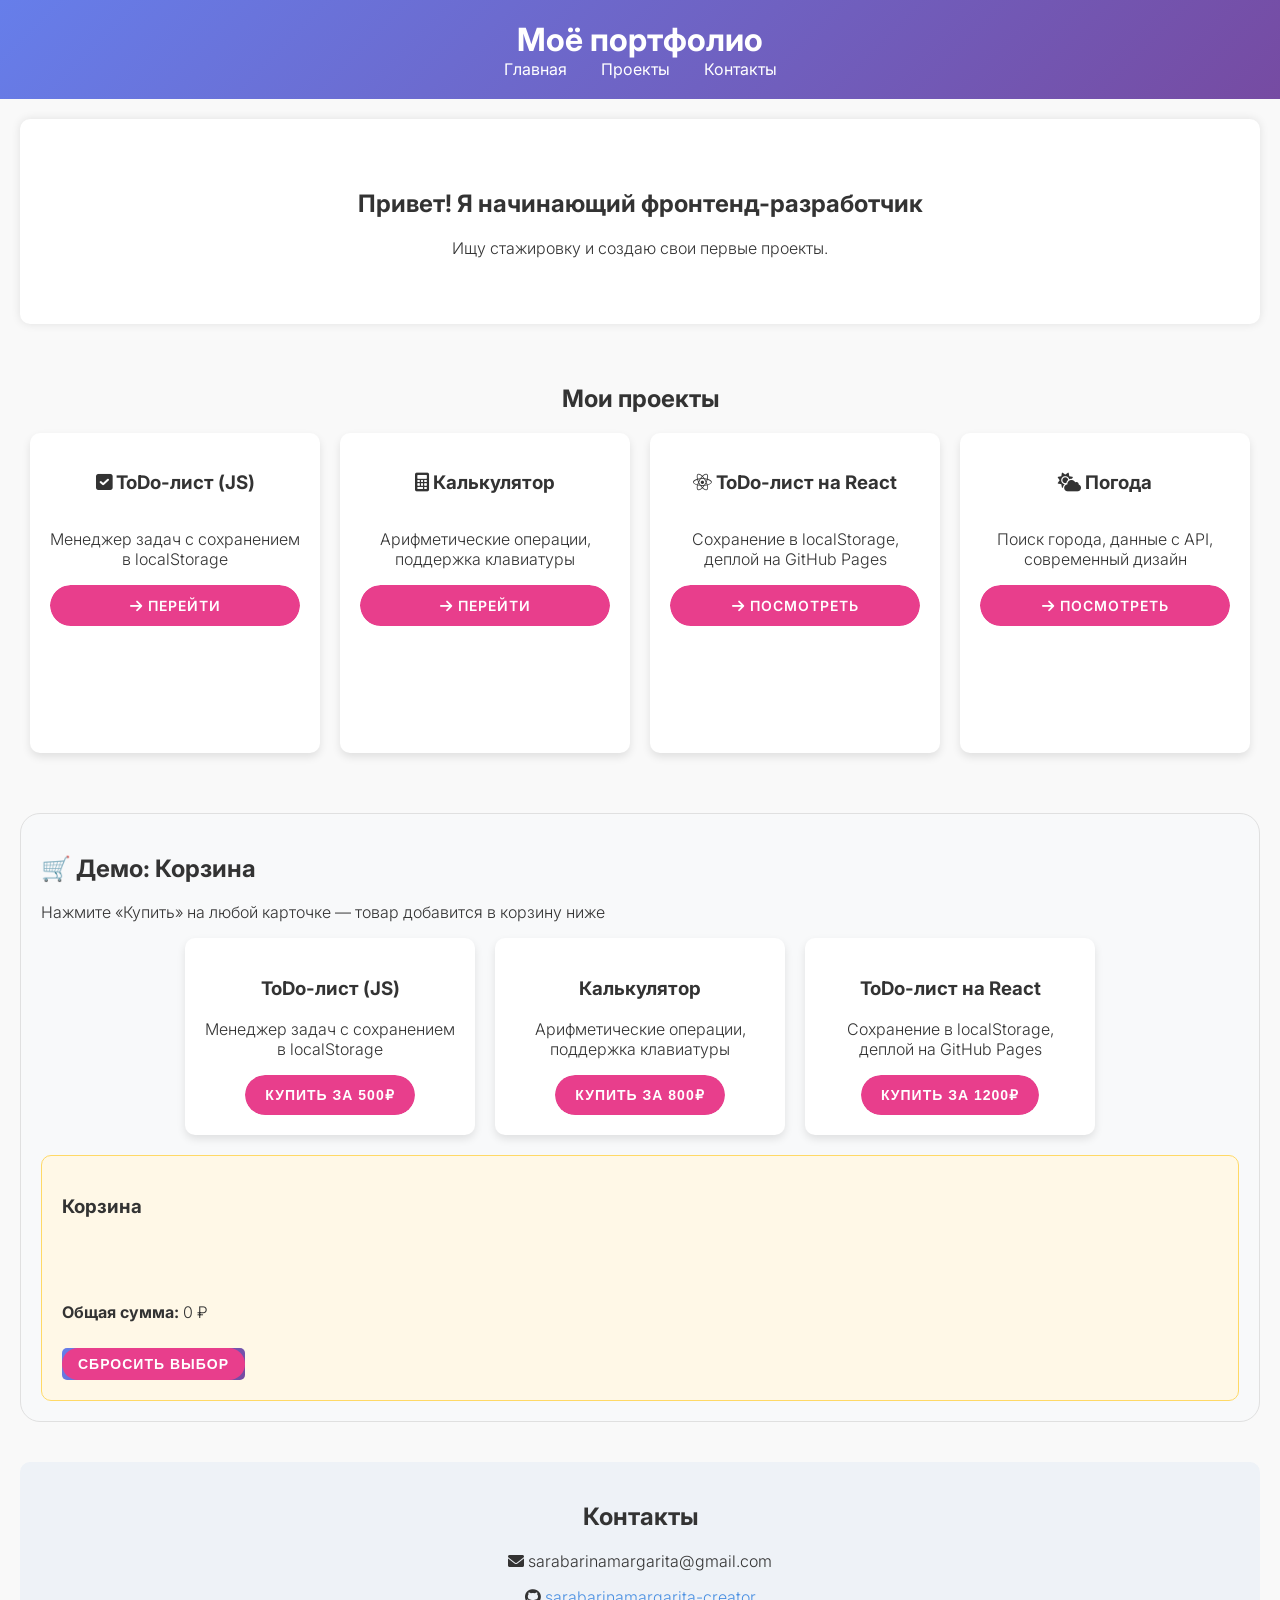
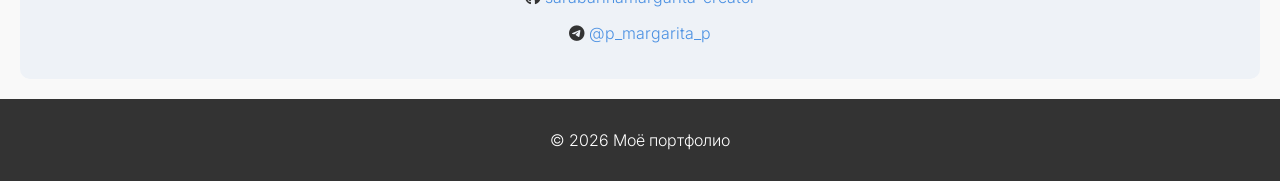
<file: index.html>
<!DOCTYPE html>
<html lang="ru">
    <head>
        <meta charset="UTF-8">
        <meta name="viewport"
        content="width=device-width, initial-scale=1.0">
        <title>Мое портфолио |  Вход в IT</title>
       <link href="https://fonts.googleapis.com/css2?family=Inter:opsz,wght@14..32,300;14..32,400;14..32,600;14..32,700&display=swap" rel="stylesheet">
        <link rel="stylesheet" href="https://cdnjs.cloudflare.com/ajax/libs/font-awesome/6.0.0-beta3/css/all.min.css">
        <link rel="stylesheet" href="css/style.css">
    </head>
    <body>
    <header>
        <h1>Моё портфолио</h1>
        <nav>
            <a href="#">Главная</a>
            <a href="#">Проекты</a>
            <a href="#">Контакты</a>
        </nav>
    </header>

    <main>
        <section class="hero">
            <h2>Привет! Я начинающий фронтенд-разработчик</h2>
            <p>Ищу стажировку и создаю свои первые проекты.</p>
        </section>

         <section class="projects">
        <h2>Мои проекты</h2>
        <div class="projects-container">
            <div class="project-card">
                <h3><i class="fas fa-check-square"></i> ToDo-лист (JS)</h3>
                <p>Менеджер задач с сохранением в localStorage</p>
                <a href="todo-app/index.html" target="_blank" class="btn-modern">
                    <i class="fas fa-arrow-right"></i> Перейти
                </a>
            </div>
            <div class="project-card">
                <h3><i class="fas fa-calculator"></i> Калькулятор</h3>
                <p>Арифметические операции, поддержка клавиатуры</p>
                <a href="calculator-app/index.html" target="_blank" class="btn-modern">
                    <i class="fas fa-arrow-right"></i> Перейти
                </a>
            </div>
            <div class="project-card">
                <h3><i class="fab fa-react"></i> ToDo-лист на React</h3>
                <p>Сохранение в localStorage, деплой на GitHub Pages</p>
                <a href="https://sarabarinamargarita-creator.github.io/react-todo/" target="_blank" class="btn-modern">
                    <i class="fas fa-arrow-right"></i> Посмотреть
                </a>
            </div>
             <div class="project-card">
            <h3><i class="fas fa-cloud-sun"></i> Погода</h3>
            <p>Поиск города, данные с API, современный дизайн</p>
            <a href="https://sarabarinamargarita-creator.github.io/weather-app/" target="_blank" class="btn-modern">
            <i class="fas fa-arrow-right"></i> Посмотреть
            </a>
            </div>
        </div>
    </section>
 <section class="demo-cart-section">
        <h2>🛒 Демо: Корзина</h2>
        <p>Нажмите «Купить» на любой карточке — товар добавится в корзину ниже</p>
        <div class="projects-container">
            <div class="demo-card">
                <h3>ToDo-лист (JS)</h3>
                <p>Менеджер задач с сохранением в localStorage</p>
                <button class="btn-modern" data-name="Учебный проект 1" data-price="500">Купить за 500₽</button>
            </div>
            <div class="demo-card">
                <h3>Калькулятор</h3>
                <p>Арифметические операции, поддержка клавиатуры</p>
                <button class="btn-modern" data-name="Учебный проект 2" data-price="800">Купить за 800₽</button>
            </div>
            <div class="demo-card">
                <h3> ToDo-лист на React</h3>
                <p>Сохранение в localStorage, деплой на GitHub Pages</p>
                <button class="btn-modern" data-name="Учебный проект 3" data-price="1200">Купить за 1200₽</button>
            </div>
        </div>

        <div class="cart-block">
            <h3>Корзина</h3>
            <div id="demo-cart-items"></div>
            <p><strong>Общая сумма:</strong> <span id="demo-total-price">0</span> ₽</p>
            <button id="reset-btn" class="btn-modern">Сбросить выбор</button>
        </div>
    </section>

                <section class="contacts">
            <h2>Контакты</h2>
            <p><i class="fas fa-envelope"></i> sarabarinamargarita@gmail.com</p>
            <p><i class="fab fa-github"></i> <a href="https://github.com/sarabarinamargarita-creator" target="_blank">sarabarinamargarita-creator</a></p>
            <p><i class="fab fa-telegram"></i> <a href="https://t.me/p_margarita_p" target="_blank">@p_margarita_p</a></p>
        </section>
    </main>

    <footer>
        <p>© 2026 Моё портфолио</p>
    </footer>


   <script>
    let demoCart = [];

    function updateDemoCart() {
        const container = document.getElementById('demo-cart-items');
        const totalSpan = document.getElementById('demo-total-price');
        if (!container) return;

        container.innerHTML = '';
        let total = 0;

        demoCart.forEach((item, idx) => {
            total += item.price;
            const p = document.createElement('p');
            p.innerHTML = `${item.name} — ${item.price}₽ <button class="remove-item" data-index="${idx}">❌</button>`;
            container.appendChild(p);
        });

        totalSpan.textContent = total;

        document.querySelectorAll('.remove-item').forEach(btn => {
            btn.addEventListener('click', (e) => {
                const idx = parseInt(btn.dataset.index);
                demoCart.splice(idx, 1);
                updateDemoCart();
            });
        });
    }

    // ========== ВАЖНО: теперь ищем кнопки с классом btn-modern, у которых есть data-name ==========
    document.querySelectorAll('.btn-modern').forEach(btn => {
        // Проверяем, что у кнопки есть атрибут data-name (это кнопки "Купить")
        if (btn.hasAttribute('data-name')) {
            btn.addEventListener('click', () => {
                const name = btn.dataset.name;
                const price = parseInt(btn.dataset.price);
                demoCart.push({ name, price });
                updateDemoCart();
                alert(`Товар "${name}" добавлен в корзину`);
            });
        }
    });

    // Кнопка очистки корзины
    const clearBtn = document.getElementById('reset-btn');
    if (clearBtn) {
        clearBtn.addEventListener('click', () => {
            demoCart = [];
            updateDemoCart();
            alert('Корзина очищена');
        });
    }
</script>
</body>
</html>
</file>
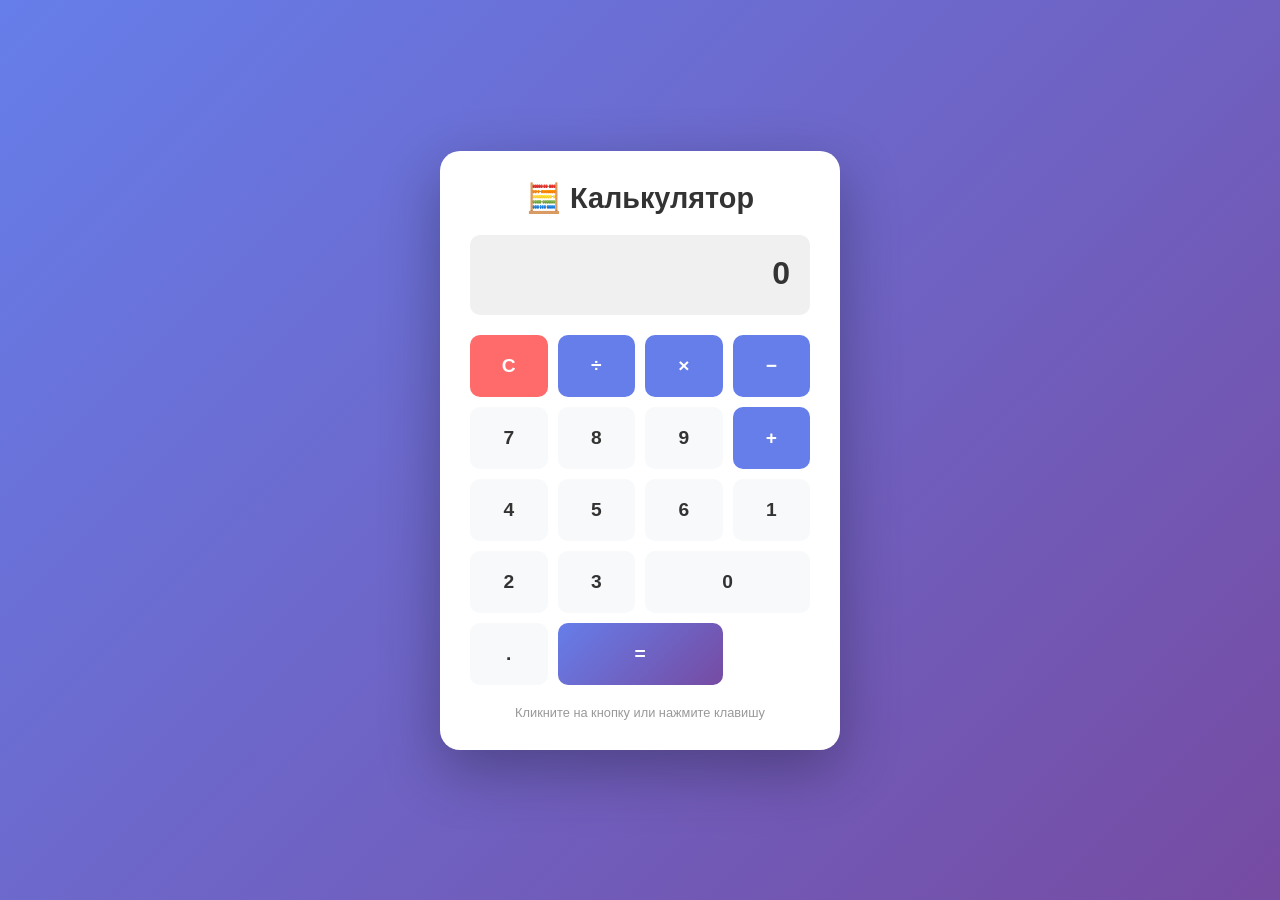
<file: calculator-app/index.html>
<!DOCTYPE html>
<html lang="ru">
<head>
    <meta charset="UTF-8">
    <meta name="viewport" content="width=device-width, initial-scale=1.0">
    <title>Калькулятор | Проект для портфолио</title>
    <style>
        * {
            margin: 0;
            padding: 0;
            box-sizing: border-box;
        }

        body {
            font-family: 'Inter', Arial, sans-serif;
            background: linear-gradient(135deg, #667eea 0%, #764ba2 100%);
            min-height: 100vh;
            display: flex;
            justify-content: center;
            align-items: center;
            padding: 20px;
        }

        .calculator {
            background: white;
            border-radius: 20px;
            padding: 30px;
            box-shadow: 0 20px 60px rgba(0,0,0,0.3);
            width: 100%;
            max-width: 400px;
        }

        h1 {
            text-align: center;
            color: #333;
            margin-bottom: 20px;
            font-size: 1.8em;
        }

        .display {
            background: #f0f0f0;
            padding: 20px;
            border-radius: 10px;
            margin-bottom: 20px;
            text-align: right;
            font-size: 2em;
            font-weight: 600;
            color: #333;
            word-wrap: break-word;
            min-height: 80px;
        }

        .buttons {
            display: grid;
            grid-template-columns: repeat(4, 1fr);
            gap: 10px;
        }

        button {
            padding: 20px;
            font-size: 1.2em;
            border: none;
            border-radius: 10px;
            cursor: pointer;
            transition: transform 0.1s, box-shadow 0.2s;
            font-weight: 600;
        }
        .buttons {
            display: grid;
            grid-template-columns: repeat(4, 1fr);
            gap: 10px;
}

        .zero {
            grid-column: span 2;
}

        .equals {
            background: linear-gradient(135deg, #667eea 0%, #764ba2 100%);
            color: white;
}

        button:active {
            transform: scale(0.97);
        }

        .number {
            background: #f8f9fa;
            color: #333;
        }

        .number:hover {
            background: #e9ecef;
        }

        .operator {
            background: #667eea;
            color: white;
        }

        .operator:hover {
            background: #5a67d8;
        }

        .equals {
            background: linear-gradient(135deg, #667eea 0%, #764ba2 100%);
            color: white;
            grid-column: span 2;
        }

        .clear {
            background: #ff6b6b;
            color: white;
        }

        .clear:hover {
            background: #ff5252;
        }

        .zero {
            grid-column: span 2;
        }

        .footer {
            text-align: center;
            margin-top: 20px;
            font-size: 0.8em;
            color: #999;
        }
    </style>
</head>
<body>
    <div class="calculator">
        <h1>🧮 Калькулятор</h1>
        <div class="display" id="display">0</div>
        <div class="buttons">
            <button class="clear" onclick="clearDisplay()">C</button>
            <button class="operator" onclick="appendOperator('/')">÷</button>
            <button class="operator" onclick="appendOperator('*')">×</button>
            <button class="operator" onclick="appendOperator('-')">−</button>
            
            <button class="number" onclick="appendNumber('7')">7</button>
            <button class="number" onclick="appendNumber('8')">8</button>
            <button class="number" onclick="appendNumber('9')">9</button>
            <button class="operator" onclick="appendOperator('+')">+</button>
            
            <button class="number" onclick="appendNumber('4')">4</button>
            <button class="number" onclick="appendNumber('5')">5</button>
            <button class="number" onclick="appendNumber('6')">6</button>
           
            <button class="number" onclick="appendNumber('1')">1</button>
            <button class="number" onclick="appendNumber('2')">2</button>
            <button class="number" onclick="appendNumber('3')">3</button>
            
            <button class="number zero" onclick="appendNumber('0')">0</button>
            <button class="number" onclick="appendNumber('.')">.</button>
            <button class="equals" onclick="calculate()">=</button>
        </div>
        <div class="footer">
            <p>Кликните на кнопку или нажмите клавишу</p>
        </div>
    </div>

    <script>
        // ========== ПЕРЕМЕННЫЕ ==========
        let currentInput = '0';
        let previousInput = '';
        let operator = null;
        let waitingForOperand = false;

        // ========== ОБНОВЛЕНИЕ ДИСПЛЕЯ ==========
        function updateDisplay() {
            const display = document.getElementById('display');
            display.textContent = currentInput;
        }

        // ========== ДОБАВЛЕНИЕ ЦИФР ==========
        function appendNumber(num) {
            if (waitingForOperand) {
                currentInput = num;
                waitingForOperand = false;
            } else {
                if (currentInput === '0' && num !== '.') {
                    currentInput = num;
                } else {
                    currentInput += num;
                }
            }
            updateDisplay();
        }

        // ========== ДОБАВЛЕНИЕ ОПЕРАТОРА ==========
        function appendOperator(op) {
            if (operator && !waitingForOperand) {
                calculate();
            }
            previousInput = currentInput;
            operator = op;
            waitingForOperand = true;
        }

        // ========== ВЫЧИСЛЕНИЕ ==========
        function calculate() {
            if (!operator || waitingForOperand) return;
            
            const prev = parseFloat(previousInput);
            const current = parseFloat(currentInput);
            
            if (isNaN(prev) || isNaN(current)) return;
            
            let result = 0;
            
            switch (operator) {
                case '+':
                    result = prev + current;
                    break;
                case '-':
                    result = prev - current;
                    break;
                case '*':
                    result = prev * current;
                    break;
                case '/':
                    if (current === 0) {
                        alert('На ноль делить нельзя!');
                        clearDisplay();
                        return;
                    }
                    result = prev / current;
                    break;
                default:
                    return;
            }
            
            currentInput = result.toString();
            operator = null;
            waitingForOperand = true;
            updateDisplay();
        }

        // ========== ОЧИСТКА ==========
        function clearDisplay() {
            currentInput = '0';
            previousInput = '';
            operator = null;
            waitingForOperand = false;
            updateDisplay();
        }

        // ========== КЛАВИАТУРА ==========
        document.addEventListener('keydown', function(event) {
            const key = event.key;
            
            if (key >= '0' && key <= '9') {
                appendNumber(key);
            } else if (key === '.') {
                appendNumber('.');
            } else if (key === '+' || key === '-' || key === '*' || key === '/') {
                let displayOp = key;
                if (key === '*') displayOp = '*';
                if (key === '/') displayOp = '/';
                appendOperator(displayOp);
            } else if (key === 'Enter' || key === '=') {
                calculate();
            } else if (key === 'Escape' || key === 'c' || key === 'C') {
                clearDisplay();
            }
        });

        // Начальное отображение
        updateDisplay();
    </script>
</body>
</html>
</file>
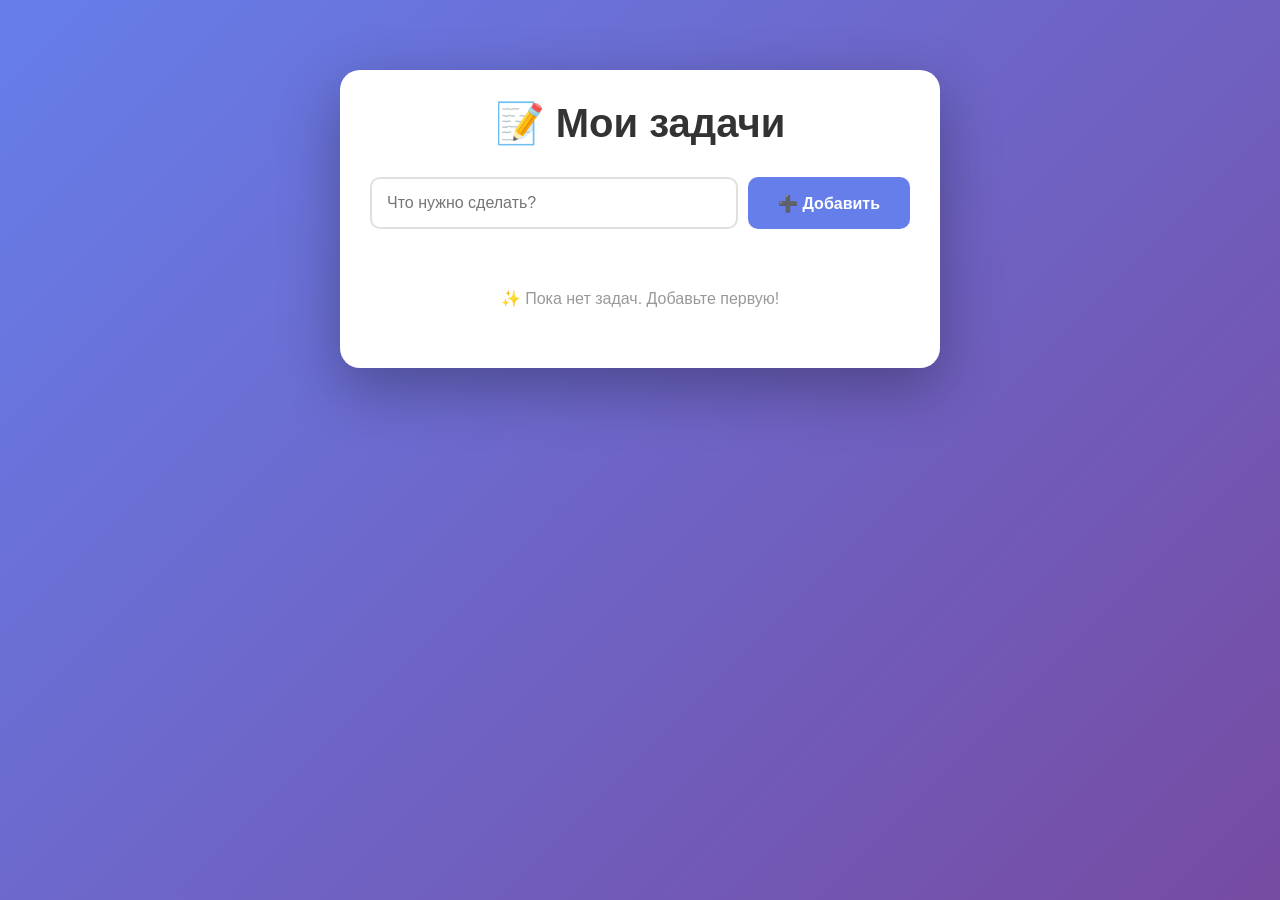
<file: todo-app/index.html>
<!DOCTYPE html>
<html lang="ru">
<head>
    <meta charset="UTF-8">
    <meta name="viewport" content="width=device-width, initial-scale=1.0">
    <title>ToDo-лист | Менеджер задач</title>
    <style>
        * {
            margin: 0;
            padding: 0;
            box-sizing: border-box;
        }

        body {
            font-family: 'Segoe UI', Tahoma, Geneva, Verdana, sans-serif;
            background: linear-gradient(135deg, #667eea 0%, #764ba2 100%);
            min-height: 100vh;
            padding: 20px;
        }

        .todo-container {
            max-width: 600px;
            margin: 50px auto;
            background: white;
            border-radius: 20px;
            padding: 30px;
            box-shadow: 0 20px 60px rgba(0,0,0,0.3);
        }

        h1 {
            text-align: center;
            color: #333;
            margin-bottom: 30px;
            font-size: 2.5em;
        }

        .input-section {
            display: flex;
            gap: 10px;
            margin-bottom: 30px;
        }

        #taskInput {
            flex: 1;
            padding: 15px;
            border: 2px solid #e0e0e0;
            border-radius: 10px;
            font-size: 16px;
            transition: border-color 0.3s;
        }

        #taskInput:focus {
            outline: none;
            border-color: #667eea;
        }

        #addBtn {
            padding: 15px 30px;
            background: #667eea;
            color: white;
            border: none;
            border-radius: 10px;
            cursor: pointer;
            font-size: 16px;
            font-weight: bold;
            transition: transform 0.2s, background 0.2s;
        }

        #addBtn:hover {
            background: #5a67d8;
            transform: scale(1.02);
        }

        .task-list {
            list-style: none;
        }

        .task-item {
            display: flex;
            justify-content: space-between;
            align-items: center;
            padding: 15px;
            background: #f8f9fa;
            margin-bottom: 10px;
            border-radius: 10px;
            transition: transform 0.2s;
        }

        .task-item:hover {
            transform: translateX(5px);
        }

        .task-text {
            flex: 1;
            font-size: 16px;
            color: #333;
        }

        .task-text.completed {
            text-decoration: line-through;
            color: #999;
        }

        .delete-btn {
            background: #ff6b6b;
            color: white;
            border: none;
            padding: 8px 15px;
            border-radius: 5px;
            cursor: pointer;
            transition: background 0.2s;
        }

        .delete-btn:hover {
            background: #ff5252;
        }

        .empty-message {
            text-align: center;
            color: #999;
            padding: 30px;
        }
    </style>
</head>
<body>
    <div class="todo-container">
        <h1>📝 Мои задачи</h1>
        
        <div class="input-section">
            <input type="text" id="taskInput" placeholder="Что нужно сделать?">
            <button id="addBtn">➕ Добавить</button>
        </div>

        <ul class="task-list" id="taskList">
            <li class="empty-message">Пока нет задач. Добавьте первую!</li>
        </ul>
    </div>

    <script>
       // ========== ДАННЫЕ ==========
let tasks = []; // Массив для хранения задач

// ========== ФУНКЦИЯ ДЛЯ СОХРАНЕНИЯ ==========
function saveTasks() {
    localStorage.setItem('todoTasks', JSON.stringify(tasks));
}

// ========== ФУНКЦИЯ ДЛЯ ЗАГРУЗКИ ==========
function loadTasks() {
    const saved = localStorage.getItem('todoTasks');
    if (saved) {
        tasks = JSON.parse(saved);
    }
}

// ========== ФУНКЦИЯ ДЛЯ ОТОБРАЖЕНИЯ ==========
function renderTasks() {
    const taskList = document.getElementById('taskList');
    taskList.innerHTML = ''; // Очищаем список
    
    if (tasks.length === 0) {
        taskList.innerHTML = '<li class="empty-message">✨ Пока нет задач. Добавьте первую!</li>';
        return;
    }
    
    // Проходим по всем задачам и создаём элементы
    for (let i = 0; i < tasks.length; i++) {
        const task = tasks[i];
        
        // Создаём элемент списка
        const li = document.createElement('li');
        li.className = 'task-item';
        
        // Создаём контейнер для текста
        const taskText = document.createElement('span');
        taskText.className = 'task-text';
        if (task.completed) {
            taskText.classList.add('completed');
        }
        taskText.textContent = task.text;
        
        // Добавляем возможность отметить выполненным (клик по тексту)
        taskText.addEventListener('click', function() {
            tasks[i].completed = !tasks[i].completed;
            saveTasks();
            renderTasks();
        });
        
        // Создаём кнопку удаления
        const deleteBtn = document.createElement('button');
        deleteBtn.textContent = '🗑 Удалить';
        deleteBtn.className = 'delete-btn';
        
        // Назначаем удаление
        deleteBtn.addEventListener('click', function() {
            tasks.splice(i, 1); // Удаляем задачу из массива
            saveTasks();
            renderTasks();
        });
        
        // Собираем всё в один элемент
        li.appendChild(taskText);
        li.appendChild(deleteBtn);
        taskList.appendChild(li);
    }
}

// ========== ФУНКЦИЯ ДЛЯ ДОБАВЛЕНИЯ ==========
function addTask() {
    const input = document.getElementById('taskInput');
    const text = input.value.trim();
    
    if (text === '') {
        alert('Введите текст задачи!');
        return;
    }
    
    // Добавляем новую задачу в массив
    tasks.push({
        text: text,
        completed: false
    });
    
    // Очищаем поле ввода
    input.value = '';
    
    // Сохраняем и перерисовываем
    saveTasks();
    renderTasks();
}

// ========== НАСТРАИВАЕМ ОБРАБОТЧИКИ ==========
const addBtn = document.getElementById('addBtn');
addBtn.addEventListener('click', addTask);

// Добавление по клавише Enter
const taskInput = document.getElementById('taskInput');
taskInput.addEventListener('keypress', function(event) {
    if (event.key === 'Enter') {
        addTask();
    }
});

// ========== ЗАГРУЖАЕМ ЗАДАЧИ ПРИ СТАРТЕ ==========
loadTasks();
renderTasks();
    </script>
</body>
</html>
</file>
<file: css/style.css>
body {
    font-family: 'Inter', Arial, sans-serif;
    font-weight: 300;
    margin: 0;
    padding: 0;
    background-color: #f9f9f9;
    color: #333;
}

/* ШАПКА */
header {
    background: linear-gradient(135deg, #667eea 0%, #764ba2 100%);
    color: white;
    padding: 20px;
    text-align: center;
}
header h1 { margin: 0; }
nav a {
    color: white;
    margin: 0 15px;
    text-decoration: none;
    font-weight: 400;
}
nav a:hover { text-decoration: underline; }

/* ГЛАВНЫЙ БЛОК */
.hero {
    text-align: center;
    padding: 50px 20px;
    background-color: white;
    margin: 20px;
    border-radius: 10px;
    box-shadow: 0 0 10px rgba(0,0,0,0.1);
}

/* ПРОЕКТЫ (Flexbox) */
.projects {
    padding: 20px;
    text-align: center;
}
.projects-container {
    display: flex;
    justify-content: center;
    gap: 20px;
    flex-wrap: wrap;
}
.project-card {
    background-color: white;
    border-radius: 10px;
    padding: 20px;
    width: 250px;
    box-shadow: 0 4px 8px rgba(0,0,0,0.1);
    transition: transform 0.2s;
    
    display: flex;
    flex-direction: column;
    height: 100%; 
    min-height: 280px;
}

/* ВСЕ кнопки и ссылки внутри карточки прижимаем к низу */
.project-card .details-btn,
.project-card .project-link {
    margin-top: auto;
    align-self: flex-start; 
}
.project-card:hover { transform: translateY(-5px); }

/* СТИЛИ ДЛЯ КНОПОК И ССЫЛОК В КАРТОЧКАХ (ДЕЛАЕМ ИХ ОДИНАКОВЫМИ) */
.details-btn, .project-link {
    display: inline-block;
    margin-top: 10px;
    background: #f8f9fa;
    color: #212529;
    border: none;
    padding: 8px 16px;
    border-radius: 12px;
    cursor: pointer;
    text-decoration: none;
    font-size: 14px;
    transition: transform 0.2s, box-shadow 0.2s;
}
.details-btn:hover, .project-link:hover {
    transform: translateY(-2px);
   box-shadow: 0 10px 20px rgba(0,0,0,0.05);
}

/* ЦЕНЫ */
.price {
    display: inline-block;
    margin-left: 10px;
    font-weight: bold;
    color: #4a90e2;
}

/* БЛОК ПОСЛЕДНЕГО ВЫБРАННОГО ПРОЕКТА */
.last-selected {
    background-color: #eef2f7;
    padding: 20px;
    text-align: center;
    margin: 20px;
    border-radius: 10px;
}
#last-project-text {
    font-weight: bold;
    color: #4a90e2;
}
#reset-btn {
    background: linear-gradient(135deg, #667eea 0%, #764ba2 100%);
    color: white;
    border: none;
    padding: 8px 16px;
    border-radius: 5px;
    cursor: pointer;
    margin-top: 10px;
}

/* БЛОК КОНТАКТОВ */
.contacts {
    background-color: #eef2f7;
    padding: 20px;
    text-align: center;
    margin: 20px;
    border-radius: 10px;
}
.contacts a {
    color: #4a90e2;
    text-decoration: none;
    background: none;
    padding: 0;
}
.contacts a:hover { text-decoration: underline; }

/* БЛОК КОРЗИНЫ */
.cart {
    background-color: #fff8e7;
    padding: 20px;
    margin: 20px;
    border-radius: 10px;
    border: 1px solid #ffd966;
}
#cart-items { min-height: 50px; margin-bottom: 10px; }
#cart-items p {
    margin: 5px 0;
    padding: 5px;
    background-color: #f0f0f0;
    border-radius: 5px;
}

/* ПОДВАЛ */
footer {
    text-align: center;
    padding: 15px;
    background-color: #333;
    color: white;
    margin-top: 20px;
}
/* ========== ДЕМО-КОРЗИНА (новая зона) ========== */
.demo-cart-section {
    background-color: #f8f9fa;
    border-radius: 20px;
    padding: 20px;
    margin: 40px 20px;
    border: 1px solid #e0e0e0;
}

.demo-card {
    background-color: white;
    border-radius: 10px;
    padding: 20px;
    width: 250px;
    box-shadow: 0 4px 8px rgba(0,0,0,0.1);
    text-align: center;
}

.demo-buy-btn {
    background: linear-gradient(135deg, #28a745 0%, #20c997 100%);
    color: white;
    border: none;
    padding: 8px 16px;
    border-radius: 5px;
    cursor: pointer;
    margin-top: 10px;
}

.cart-block {
    background-color: #fff8e7;
    padding: 20px;
    margin-top: 20px;
    border-radius: 10px;
    border: 1px solid #ffd966;
}

#demo-cart-items {
    min-height: 50px;
    margin-bottom: 10px;
}

#demo-cart-items p {
    margin: 5px 0;
    padding: 5px;
    background-color: #f0f0f0;
    border-radius: 5px;
}

.remove-item {
    background: #ff6b6b;
    border: none;
    border-radius: 5px;
    cursor: pointer;
    margin-left: 10px;
    padding: 2px 6px;
}
/* ========== НОВЫЕ СТИЛИ ДЛЯ КНОПОК (С ЭФФЕКТОМ ЗАЛИВКИ) ========== */
.btn-modern {
    display: inline-block;
    padding: 12px 20px;
    border-radius: 50px;        /* Сильно скруглённые края (как пилюля) */
    color: white;
    font-size: 14px;
    font-weight: 600;
    letter-spacing: 1px;
    text-decoration: none;
    text-transform: uppercase;
    transition: all 0.3s ease;
    position: relative;
    overflow: hidden;
    z-index: 1;
    border: none;
    cursor: pointer;
}

/* Фон, который виден всегда (нижний слой) */
.btn-modern::after {
    content: '';
    position: absolute;
    bottom: 0;
    left: 0;
    width: 100%;
    height: 100%;
    background-color: #e83e8c;
    border-radius: 50px;
    z-index: -2;
}

/* Анимированный слой, который появляется при наведении */
.btn-modern::before {
    content: '';
    position: absolute;
    bottom: 0;
    left: 0;
    width: 0%;
    height: 100%;
    background-color: #c8235a;     
    transition: all 0.3s ease;
    border-radius: 50px;
    z-index: -1;
}

/* При наведении анимированный слой заполняет всю кнопку */
.btn-modern:hover::before {
    width: 100%;
}

.btn-modern:hover {
    color: white;
    transform: translateY(-2px);
}
</file>
